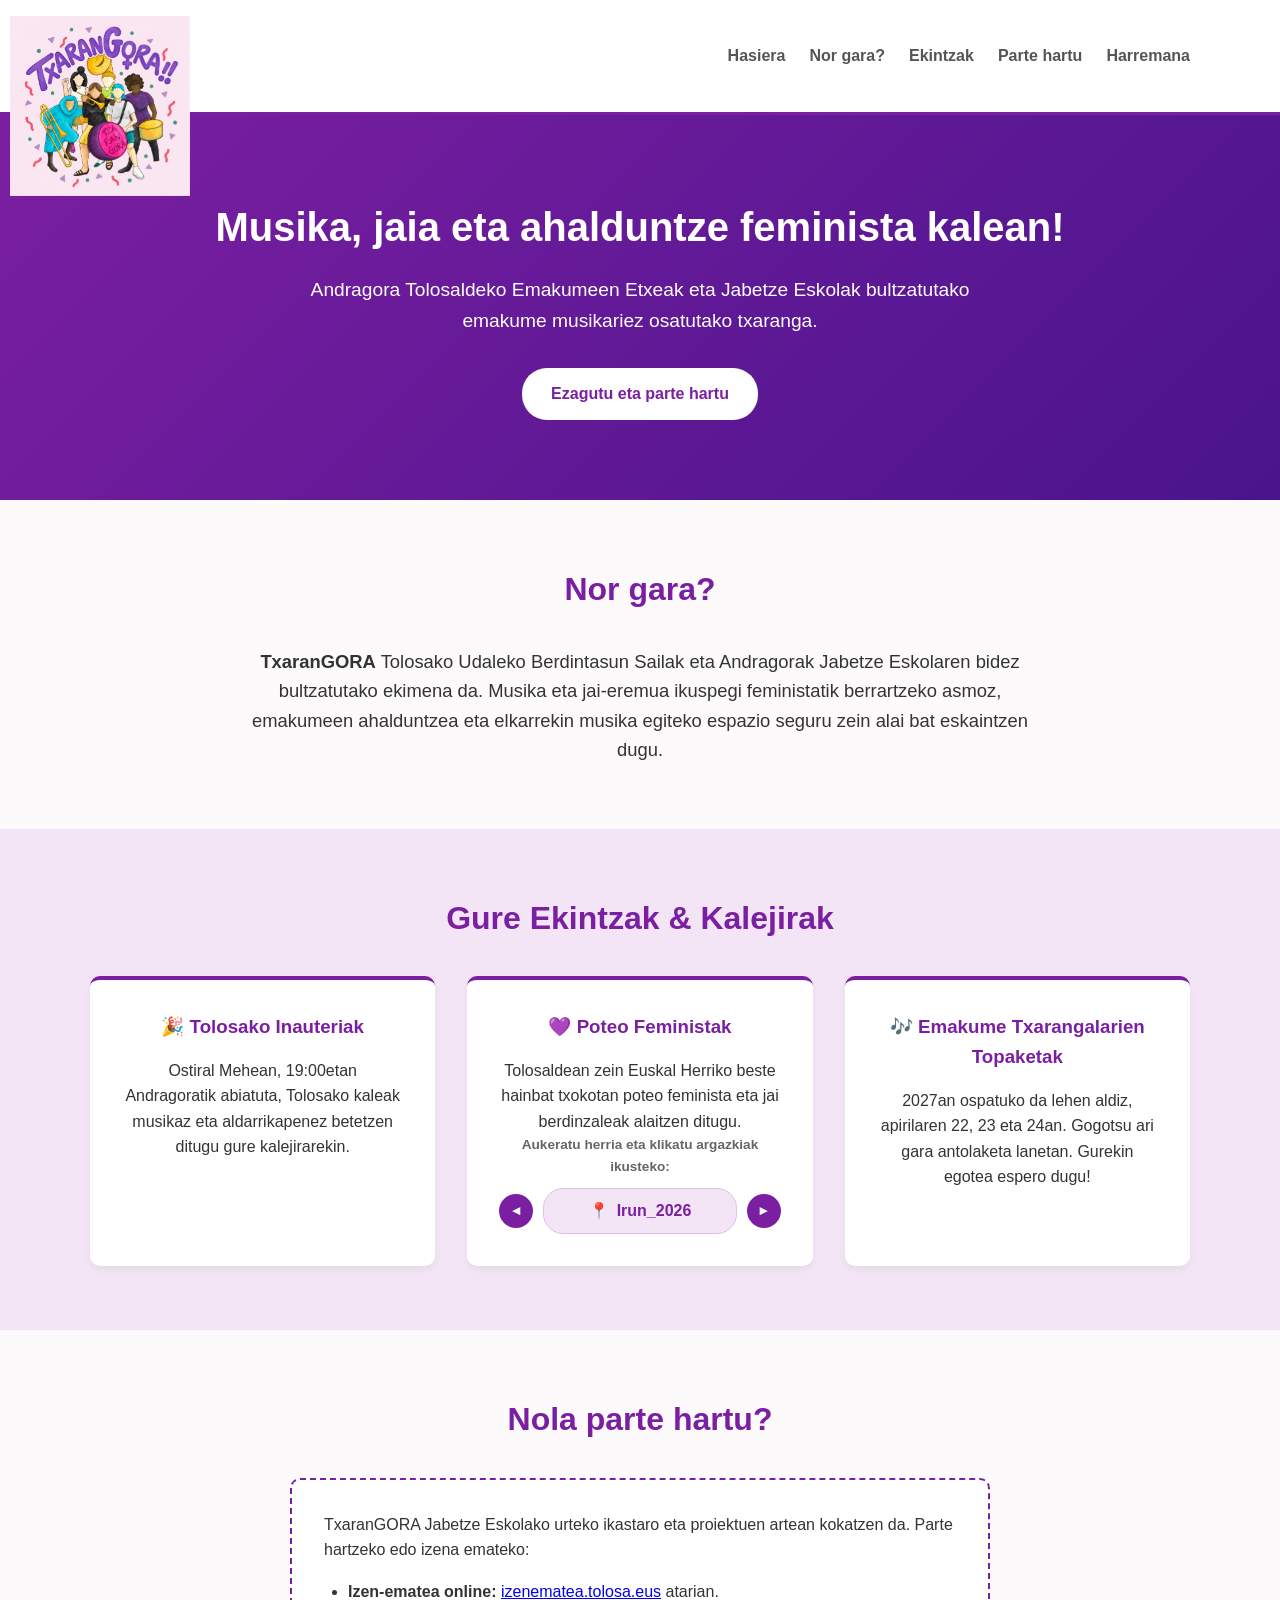
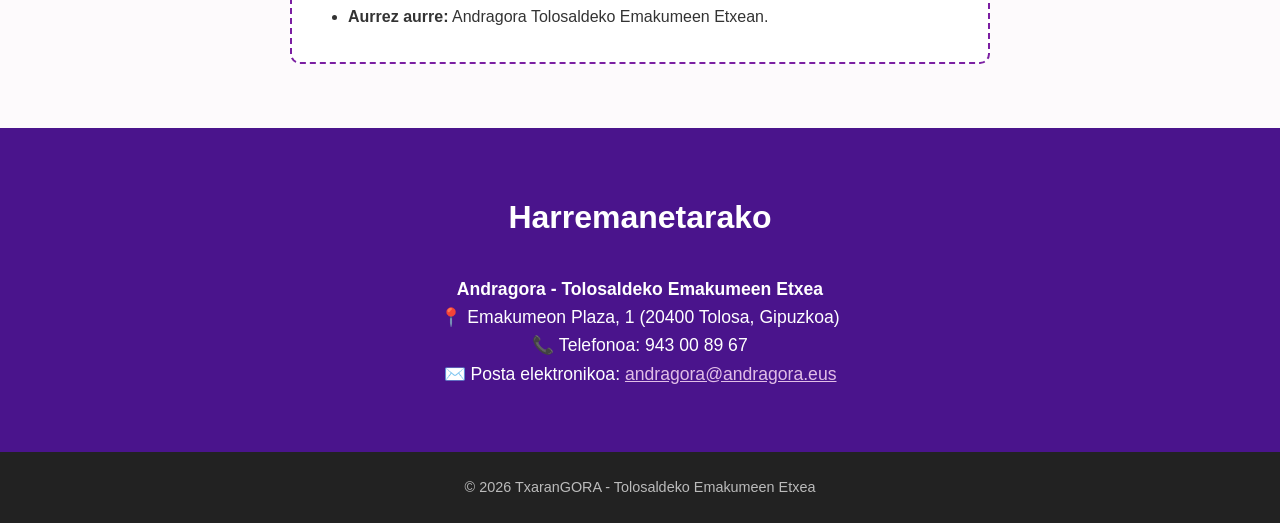
<file: index.html>
<!DOCTYPE html>
<html lang="eu">
<head>
  <meta charset="UTF-8">
  <meta name="viewport" content="width=device-width, initial-scale=1.0">
  <title>TxaranGORA | Emakumeen Txaranga Feminista</title>
  <link rel="stylesheet" href="style.css">
</head>
<body>


  <!-- Navigazioa -->
  <header>
    <div class="container nav-container">
      <h1 class="logo"><img src="img/TxaranGORA-logo.png" alt="TxaranGORA logoa"></h1>
      <nav>
        <ul>
          <li><a href="#hasiera">Hasiera</a></li>
          <li><a href="#nor-gara">Nor gara?</a></li>
          <li><a href="#ekintzak">Ekintzak</a></li>
          <li><a href="#parte-hartu">Parte hartu</a></li>
          <li><a href="#harremana">Harremana</a></li>
        </ul>
      </nav>
    </div>
  </header>

  <!-- Hero atala -->
  <section id="hasiera" class="hero">
    <div class="container hero-content">
      <h2>Musika, jaia eta ahalduntze feminista kalean!</h2>
      <p>Andragora Tolosaldeko Emakumeen Etxeak eta Jabetze Eskolak bultzatutako emakume musikariez osatutako txaranga.</p>

      <a href="#parte-hartu" class="btn">Ezagutu eta parte hartu</a>
    </div>
  </section>

  <!-- Nor gara atala -->
  <section id="nor-gara" class="section">
    <div class="container">
      <h2 class="section-title">Nor gara?</h2>
      <p class="intro-text">
        <strong>TxaranGORA</strong> Tolosako Udaleko Berdintasun Sailak eta Andragorak Jabetze Eskolaren bidez bultzatutako ekimena da. Musika eta jai-eremua ikuspegi feministatik berrartzeko asmoz, emakumeen ahalduntzea eta elkarrekin musika egiteko espazio seguru zein alai bat eskaintzen dugu.
      </p>
    </div>
  </section>

  <!-- Ekintzak atala -->
  <section id="ekintzak" class="section bg-light">
    <div class="container">
      <h2 class="section-title">Gure Ekintzak & Kalejirak</h2>
      <div class="cards-grid">
        
        <div class="card">
          <h3>🎉 Tolosako Inauteriak</h3>
          <p>Ostiral Mehean, 19:00etan Andragoratik abiatuta, Tolosako kaleak musikaz eta aldarrikapenez betetzen ditugu gure kalejirarekin.</p>
        </div>

<!-- Poteo feminista atalean argazkiak ikusteko -->

<div class="card">
  <h3>💜 Poteo Feministak</h3>
  <p>Tolosaldean zein Euskal Herriko beste hainbat txokotan poteo feminista eta jai berdinzaleak alaitzen ditugu.</p>
  
  <div class="poteo-slider-container">
    <span class="slider-label">Aukeratu herria eta klikatu argazkiak ikusteko:</span>
    <div class="poteo-slider">
      <button class="slider-btn" id="prevBtn" aria-label="Aurrekoa">◄</button>
      
      <div class="slider-content">
        <a id="locationLink" href="#" target="_blank" class="location-card">
          <span class="location-icon">📍</span>
          <span id="locationName">Irun_2026</span>
        </a>
      </div>
      
      <button class="slider-btn" id="nextBtn" aria-label="Hurrengoa">►</button>
    </div>
  </div>
</div>


<!-------------------------------------------------------------------->

        <div class="card">
          <h3>🎶 Emakume Txarangalarien Topaketak</h3>
          <p>2027an ospatuko da lehen aldiz, apirilaren 22, 23 eta 24an. Gogotsu ari gara antolaketa lanetan. Gurekin egotea espero dugu!</p>
        </div>

      </div>
    </div>
  </section>

  <!-- Parte hartu atala -->
  <section id="parte-hartu" class="section">
    <div class="container">
      <h2 class="section-title">Nola parte hartu?</h2>
      <div class="info-box">
        <p>TxaranGORA Jabetze Eskolako urteko ikastaro eta proiektuen artean kokatzen da. Parte hartzeko edo izena emateko:</p>
        <ul>
          <li><strong>Izen-ematea online:</strong> <a href="https://izenematea.tolosa.eus" target="_blank" rel="noopener">izenematea.tolosa.eus</a> atarian.</li>
          <li><strong>Aurrez aurre:</strong> Andragora Tolosaldeko Emakumeen Etxean.</li>
        </ul>
      </div>
    </div>
  </section>

  <!-- Harremana atala -->
  <section id="harremana" class="section bg-dark">
    <div class="container">
      <h2 class="section-title light">Harremanetarako</h2>
      <div class="contact-details">
        <p><strong>Andragora - Tolosaldeko Emakumeen Etxea</strong></p>
        <p>📍 Emakumeon Plaza, 1 (20400 Tolosa, Gipuzkoa)</p>
        <p>📞 Telefonoa: 943 00 89 67</p>
        <p>✉️ Posta elektronikoa: <a href="mailto:andragora@andragora.eus">andragora@andragora.eus</a></p>
      </div>
    </div>
  </section>

  <!-- Oina -->
  <footer>
    <div class="container">
      <p>&copy; 2026 TxaranGORA - Tolosaldeko Emakumeen Etxea</p>
    </div>
  </footer>

</body>

<!--           Argazkiak ikusteko scripta         -->
<script>
  const tokiak = ["Irun_2026"]; <!-- koma jarri eta sartu beste tokiak -->
  let currentIndex = 0;

  const locationNameEl = document.getElementById("locationName");
  const locationLinkEl = document.getElementById("locationLink");
  const prevBtn = document.getElementById("prevBtn");
  const nextBtn = document.getElementById("nextBtn");

  function updateSlider() {
    const herria = tokiak[currentIndex];
    locationNameEl.textContent = herria;
    // galeria.html orrira bideratzen du herriaren izenarekin
    locationLinkEl.href = `galeria.html?herria=${encodeURIComponent(herria)}`;
  }

  updateSlider();

  prevBtn.addEventListener("click", () => {
    currentIndex = (currentIndex - 1 + tokiak.length) % tokiak.length;
    updateSlider();
  });

  nextBtn.addEventListener("click", () => {
    currentIndex = (currentIndex + 1) % tokiak.length;
    updateSlider();
  });
</script>
  
</body>
</html>
</file>
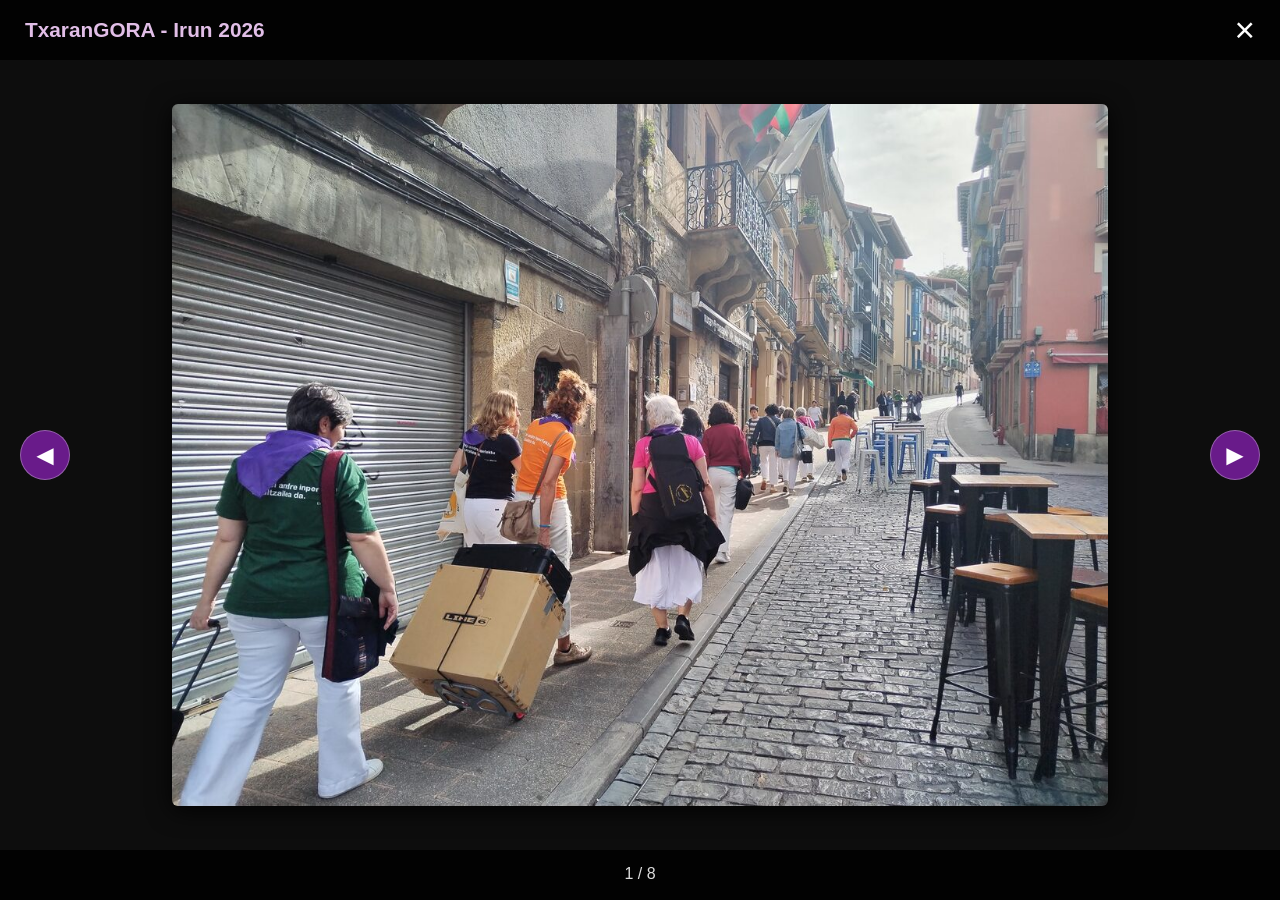
<file: galeria.html>
<!DOCTYPE html>
<html lang="eu">
<head>
  <meta charset="UTF-8">
  <meta name="viewport" content="width=device-width, initial-scale=1.0">
  <title>TxaranGORA | Argazki Galeria</title>
  <style>
    * { margin: 0; padding: 0; box-sizing: border-box; }
    
    html, body {
      width: 100vw;
      height: 100vh;
      background-color: #0d0d0d;
      color: white;
      font-family: 'Segoe UI', Tahoma, Geneva, Verdana, sans-serif;
      overflow: hidden;
    }

    .gallery-container {
      display: flex;
      flex-direction: column;
      width: 100%;
      height: 100%;
      position: relative;
    }

    /* 1. GOIBURUA */
    .top-bar {
      height: 60px;
      width: 100%;
      display: flex;
      align-items: center;
      justify-content: space-between;
      padding: 0 25px;
      background: rgba(0, 0, 0, 0.85);
      z-index: 200;
    }

    .top-bar h1 {
      font-size: 1.3rem;
      color: #e1bee7;
      font-weight: 600;
    }

    .close-btn {
      color: #ffffff;
      font-size: 2.2rem;
      text-decoration: none;
      line-height: 1;
      cursor: pointer;
      transition: color 0.2s;
    }
    .close-btn:hover { color: #e1bee7; }

    /* 2. ARGAZKI EREMUA */
    .image-area {
      flex: 1;
      display: flex;
      align-items: center;
      justify-content: center;
      position: relative;
      padding: 10px;
      overflow: hidden;
    }

    .image-area img {
      max-width: 90vw;
      max-height: 78vh;
      width: auto;
      height: auto;
      object-fit: contain;
      border-radius: 6px;
      box-shadow: 0 4px 25px rgba(0,0,0,0.9);
    }

    /* 3. GEZIAK */
    .nav-arrow {
      position: absolute;
      top: 50%;
      transform: translateY(-50%);
      background: rgba(123, 31, 162, 0.85);
      color: white;
      border: 1px solid rgba(255, 255, 255, 0.3);
      font-size: 1.8rem;
      width: 50px;
      height: 50px;
      border-radius: 50%;
      cursor: pointer;
      display: flex;
      align-items: center;
      justify-content: center;
      z-index: 300;
      user-select: none;
      transition: background 0.2s, transform 0.2s;
    }
    .nav-arrow:hover {
      background: #9c27b0;
      transform: translateY(-50%) scale(1.1);
    }
    .nav-arrow.prev { left: 20px; }
    .nav-arrow.next { right: 20px; }

    /* 4. BEHEALDEA */
    .bottom-bar {
      height: 50px;
      display: flex;
      flex-direction: column;
      align-items: center;
      justify-content: center;
      background: rgba(0, 0, 0, 0.85);
      z-index: 200;
    }

    .counter-text {
      font-size: 1rem;
      color: #dddddd;
    }

    .error-msg {
      color: #ffb74d;
      font-size: 0.85rem;
      margin-top: 3px;
    }
  </style>
</head>
<body>

  <div class="gallery-container">
    <!-- GOIBURUA -->
    <div class="top-bar">
      <h1 id="townTitle">TxaranGORA - Galeria</h1>
      <a href="index.html" class="close-btn" title="Itxi">&times;</a>
    </div>

    <!-- ARGAZKI EREMUA -->
    <div class="image-area">
      <button class="nav-arrow prev" id="btnPrev" aria-label="Aurrekoa">◄</button>
      <img id="mainImg" src="" alt="Galeriako irudia">
      <button class="nav-arrow next" id="btnNext" aria-label="Hurrengoa">►</button>
    </div>

    <!-- BEHEALDEA -->
    <div class="bottom-bar">
      <div class="counter-text" id="imgCounter"></div>
      <div class="error-msg" id="errorMsg"></div>
    </div>
  </div>

  <script>
    // 1. Irudien bidea sortzeko funtzioa (adib. irun2026/1.jpg)
    function sortuZerrenda(karpetaBenetakoa, kopurua) {
      const zerrenda = [];
      for (let i = 1; i <= kopurua; i++) {
        zerrenda.push(`${karpetaBenetakoa}/${i}.jpg`);
      }
      return zerrenda;
    }

    // 2. GALERIEN MAPA:
    // - Ezkerreko gakoa ("Irun_2026"): URLko ?herria=Irun_2026 parametroarekin bat dator.
    // - Eskuinan ("irun2026"): GitHub-eko BENETAKO karpeta izena (minuskulaz).
    const galeriak = {
      "Irun_2026": sortuZerrenda("irun2026", 8),
    };

    // 3. URLtik parametroa irakurri (?herria=Irun_2026)
    const urlParams = new URLSearchParams(window.location.search);
    const herria = urlParams.get('herria') || "Irun_2026";

    // Izenburua erakutsi (beheko marra gabe: "TxaranGORA - Irun 2026")
    document.getElementById('townTitle').textContent = `TxaranGORA - ${herria.replace('_', ' ')}`;

    const argazkiak = galeriak[herria] || [];
    let currentIndex = 0;

    const mainImg = document.getElementById('mainImg');
    const imgCounter = document.getElementById('imgCounter');
    const errorMsg = document.getElementById('errorMsg');

    function showImage(index) {
      errorMsg.textContent = "";
      if (!argazkiak || argazkiak.length === 0) {
        imgCounter.textContent = "Ez da argazkirik aurkitu herri honetarako.";
        mainImg.style.display = "none";
        return;
      }
      currentIndex = index;
      mainImg.src = argazkiak[currentIndex];
      mainImg.style.display = "block";
      imgCounter.textContent = `${currentIndex + 1} / ${argazkiak.length}`;
    }

    // Irudiak kargatzean huts egiten badu:
    mainImg.onerror = function() {
      errorMsg.textContent = `Ezin da kargatu fitxategia: "${argazkiak[currentIndex]}"`;
    };

    // Gezien gertaerak
    document.getElementById('btnPrev').onclick = function() {
      if (argazkiak.length === 0) return;
      currentIndex = (currentIndex - 1 + argazkiak.length) % argazkiak.length;
      showImage(currentIndex);
    };

    document.getElementById('btnNext').onclick = function() {
      if (argazkiak.length === 0) return;
      currentIndex = (currentIndex + 1) % argazkiak.length;
      showImage(currentIndex);
    };

    // Teklatuko geziak (← eta →) eta Escape
    document.addEventListener('keydown', function(e) {
      if (e.key === 'ArrowLeft') document.getElementById('btnPrev').click();
      if (e.key === 'ArrowRight') document.getElementById('btnNext').click();
      if (e.key === 'Escape') window.location.href = "index.html";
    });

    // Hasieratu galeria
    showImage(0);
  </script>
</body>
</html>
</file>
<file: style.css>
/* Oinarrizko ezarpenak */
* {
  margin: 0;
  padding: 0;
  box-sizing: border-box;
}

body {
  font-family: 'Segoe UI', Tahoma, Geneva, Verdana, sans-serif;
  line-height: 1.6;
  color: #333;
  background-color: #fdfafc;
}

.container {
  width: 90%;
  max-width: 1100px;
  margin: 0 auto;
}

/* Kolore feministak */
:root {
  --primary-color: #7b1fa2;
  --primary-hover: #5c007a;
  --accent-color: #e1bee7;
  --dark-bg: #4a148c;
  --light-bg: #f3e5f5;
  --text-dark: #212121;
}

/* Header & Nav */
header {
  background-color: #fff;
  border-bottom: 3px solid var(--primary-color);
  position: sticky;
  top: 0;
  z-index: 100;
}

.nav-container {
  display: flex;
  justify-content: space-between;
  align-items: center;
  padding: 1rem 0;
}

.logo {
  position: relative;
  margin: 0;
  height: 80px;
  z-index: 100;
}

.logo img {
  position: absolute;
  top: 0;
  left: -80px;
  width: 180px;
  height: 180px;
  object-fit: contain;
  z-index: 101;
}

.logo span {
  color: var(--dark-bg);
  font-weight: 800;
}

nav ul {
  display: flex;
  list-style: none;
  gap: 1.5rem;
}

nav a {
  text-decoration: none;
  color: #555;
  font-weight: 600;
  transition: color 0.3s;
}

nav a:hover {
  color: var(--primary-color);
}

/* Hero Section */
.hero {
  background: linear-gradient(135deg, var(--primary-color), var(--dark-bg));
  color: #fff;
  padding: 5rem 0;
  text-align: center;
}

.hero h2 {
  font-size: 2.5rem;
  margin-bottom: 1rem;
}

.hero p {
  font-size: 1.2rem;
  max-width: 700px;
  margin: 0 auto 2rem auto;
}

.btn {
  display: inline-block;
  background-color: #fff;
  color: var(--primary-color);
  padding: 0.8rem 1.8rem;
  border-radius: 25px;
  text-decoration: none;
  font-weight: bold;
  transition: background 0.3s, color 0.3s;
}

.btn:hover {
  background-color: var(--accent-color);
  color: var(--dark-bg);
}

/* Sections */
.section {
  padding: 4rem 0;
}

.section-title {
  text-align: center;
  font-size: 2rem;
  color: var(--primary-color);
  margin-bottom: 2rem;
  position: relative;
}

.section-title.light {
  color: #fff;
}

.intro-text {
  font-size: 1.15rem;
  text-align: center;
  max-width: 800px;
  margin: 0 auto;
}

.bg-light {
  background-color: var(--light-bg);
}

.bg-dark {
  background-color: var(--dark-bg);
  color: #fff;
}

/* Cards Grid */
.cards-grid {
  display: grid;
  grid-template-columns: repeat(auto-fit, minmax(280px, 1fr));
  gap: 2rem;
}

.card {
  background-color: #fff;
  padding: 2rem;
  border-radius: 10px;
  box-shadow: 0 4px 6px rgba(0,0,0,0.05);
  border-top: 4px solid var(--primary-color);
  text-align: center;
}

.card h3 {
  color: var(--primary-color);
  margin-bottom: 1rem;
}

/* Info box & Contact */
.info-box {
  background-color: #fff;
  border: 2px dashed var(--primary-color);
  padding: 2rem;
  border-radius: 10px;
  max-width: 700px;
  margin: 0 auto;
}

.info-box ul {
  margin-top: 1rem;
  margin-left: 1.5rem;
}

.contact-details {
  text-align: center;
  font-size: 1.1rem;
}

.contact-details a {
  color: var(--accent-color);
}

/* Footer */
footer {
  background-color: #222;
  color: #bbb;
  text-align: center;
  padding: 1.5rem 0;
  font-size: 0.9rem;
}

/* Responsive */
@media (max-width: 768px) {
  .nav-container {
    flex-direction: column;
    gap: 1rem;
  }
  .hero h2 {
    font-size: 1.8rem;
  }
}/* Oinarrizko ezarpenak */
* {
  margin: 0;
  padding: 0;
  box-sizing: border-box;
}

body {
  font-family: 'Segoe UI', Tahoma, Geneva, Verdana, sans-serif;
  line-height: 1.6;
  color: #333;
  background-color: #fdfafc;
}

.container {
  width: 90%;
  max-width: 1100px;
  margin: 0 auto;
}

/* Kolore feministak */
:root {
  --primary-color: #7b1fa2;
  --primary-hover: #5c007a;
  --accent-color: #e1bee7;
  --dark-bg: #4a148c;
  --light-bg: #f3e5f5;
  --text-dark: #212121;
}

/* Header & Nav */
header {
  background-color: #fff;
  border-bottom: 3px solid var(--primary-color);
  position: sticky;
  top: 0;
  z-index: 100;
}

.nav-container {
  display: flex;
  justify-content: space-between;
  align-items: center;
  padding: 1rem 0;
}

.logo {
  font-size: 1.8rem;
  color: var(--primary-color);
}

.logo span {
  color: var(--dark-bg);
  font-weight: 800;
}

nav ul {
  display: flex;
  list-style: none;
  gap: 1.5rem;
}

nav a {
  text-decoration: none;
  color: #555;
  font-weight: 600;
  transition: color 0.3s;
}

nav a:hover {
  color: var(--primary-color);
}

/* Hero Section */
.hero {
  background: linear-gradient(135deg, var(--primary-color), var(--dark-bg));
  color: #fff;
  padding: 5rem 0;
  text-align: center;
}

.hero h2 {
  font-size: 2.5rem;
  margin-bottom: 1rem;
}

.hero p {
  font-size: 1.2rem;
  max-width: 700px;
  margin: 0 auto 2rem auto;
}

.btn {
  display: inline-block;
  background-color: #fff;
  color: var(--primary-color);
  padding: 0.8rem 1.8rem;
  border-radius: 25px;
  text-decoration: none;
  font-weight: bold;
  transition: background 0.3s, color 0.3s;
}

.btn:hover {
  background-color: var(--accent-color);
  color: var(--dark-bg);
}

/* Sections */
.section {
  padding: 4rem 0;
}

.section-title {
  text-align: center;
  font-size: 2rem;
  color: var(--primary-color);
  margin-bottom: 2rem;
  position: relative;
}

.section-title.light {
  color: #fff;
}

.intro-text {
  font-size: 1.15rem;
  text-align: center;
  max-width: 800px;
  margin: 0 auto;
}

.bg-light {
  background-color: var(--light-bg);
}

.bg-dark {
  background-color: var(--dark-bg);
  color: #fff;
}

/* Cards Grid */
.cards-grid {
  display: grid;
  grid-template-columns: repeat(auto-fit, minmax(280px, 1fr));
  gap: 2rem;
}

.card {
  background-color: #fff;
  padding: 2rem;
  border-radius: 10px;
  box-shadow: 0 4px 6px rgba(0,0,0,0.05);
  border-top: 4px solid var(--primary-color);
}

.card h3 {
  color: var(--primary-color);
  margin-bottom: 1rem;
}

/* Info box & Contact */
.info-box {
  background-color: #fff;
  border: 2px dashed var(--primary-color);
  padding: 2rem;
  border-radius: 10px;
  max-width: 700px;
  margin: 0 auto;
}

.info-box ul {
  margin-top: 1rem;
  margin-left: 1.5rem;
}

.contact-details {
  text-align: center;
  font-size: 1.1rem;
}

.contact-details a {
  color: var(--accent-color);
}

/* Footer */
footer {
  background-color: #222;
  color: #bbb;
  text-align: center;
  padding: 1.5rem 0;
  font-size: 0.9rem;
}

/* Responsive */
@media (max-width: 768px) {
  .nav-container {
    flex-direction: column;
    gap: 1rem;
  }
  .hero h2 {
    font-size: 1.8rem;
  }
}

<!--         Argazkientzako estikoak            -->
/* Poteo Feministak Slider Diseinua */
.poteo-slider-container {
  margin-top: 1.5rem;
  padding-top: 1rem;
  border-top: 1px dashed var(--accent-color);
  text-align: center;
}

.slider-label {
  display: block;
  font-size: 0.85rem;
  color: #666;
  margin-bottom: 0.6rem;
  font-weight: 600;
}

.poteo-slider {
  display: flex;
  align-items: center;
  justify-content: center;
  gap: 0.6rem;
}

.slider-btn {
  background-color: var(--primary-color);
  color: white;
  border: none;
  border-radius: 50%;
  width: 34px;
  height: 34px;
  font-size: 0.85rem;
  cursor: pointer;
  display: flex;
  align-items: center;
  justify-content: center;
  transition: background-color 0.2s, transform 0.1s;
}

.slider-btn:hover {
  background-color: var(--primary-hover);
  transform: scale(1.1);
}

.slider-content {
  flex: 1;
  max-width: 200px;
}

.location-card {
  display: inline-flex;
  align-items: center;
  justify-content: center;
  gap: 0.5rem;
  background-color: var(--light-bg);
  color: var(--primary-color);
  padding: 0.6rem 1rem;
  border-radius: 20px;
  text-decoration: none;
  font-weight: bold;
  font-size: 1rem;
  border: 1px solid var(--accent-color);
  width: 100%;
  transition: all 0.3s ease;
}

.location-card:hover {
  background-color: var(--primary-color);
  color: white;
  transform: translateY(-2px);
  box-shadow: 0 4px 8px rgba(0, 0, 0, 0.15);
}
</file>
